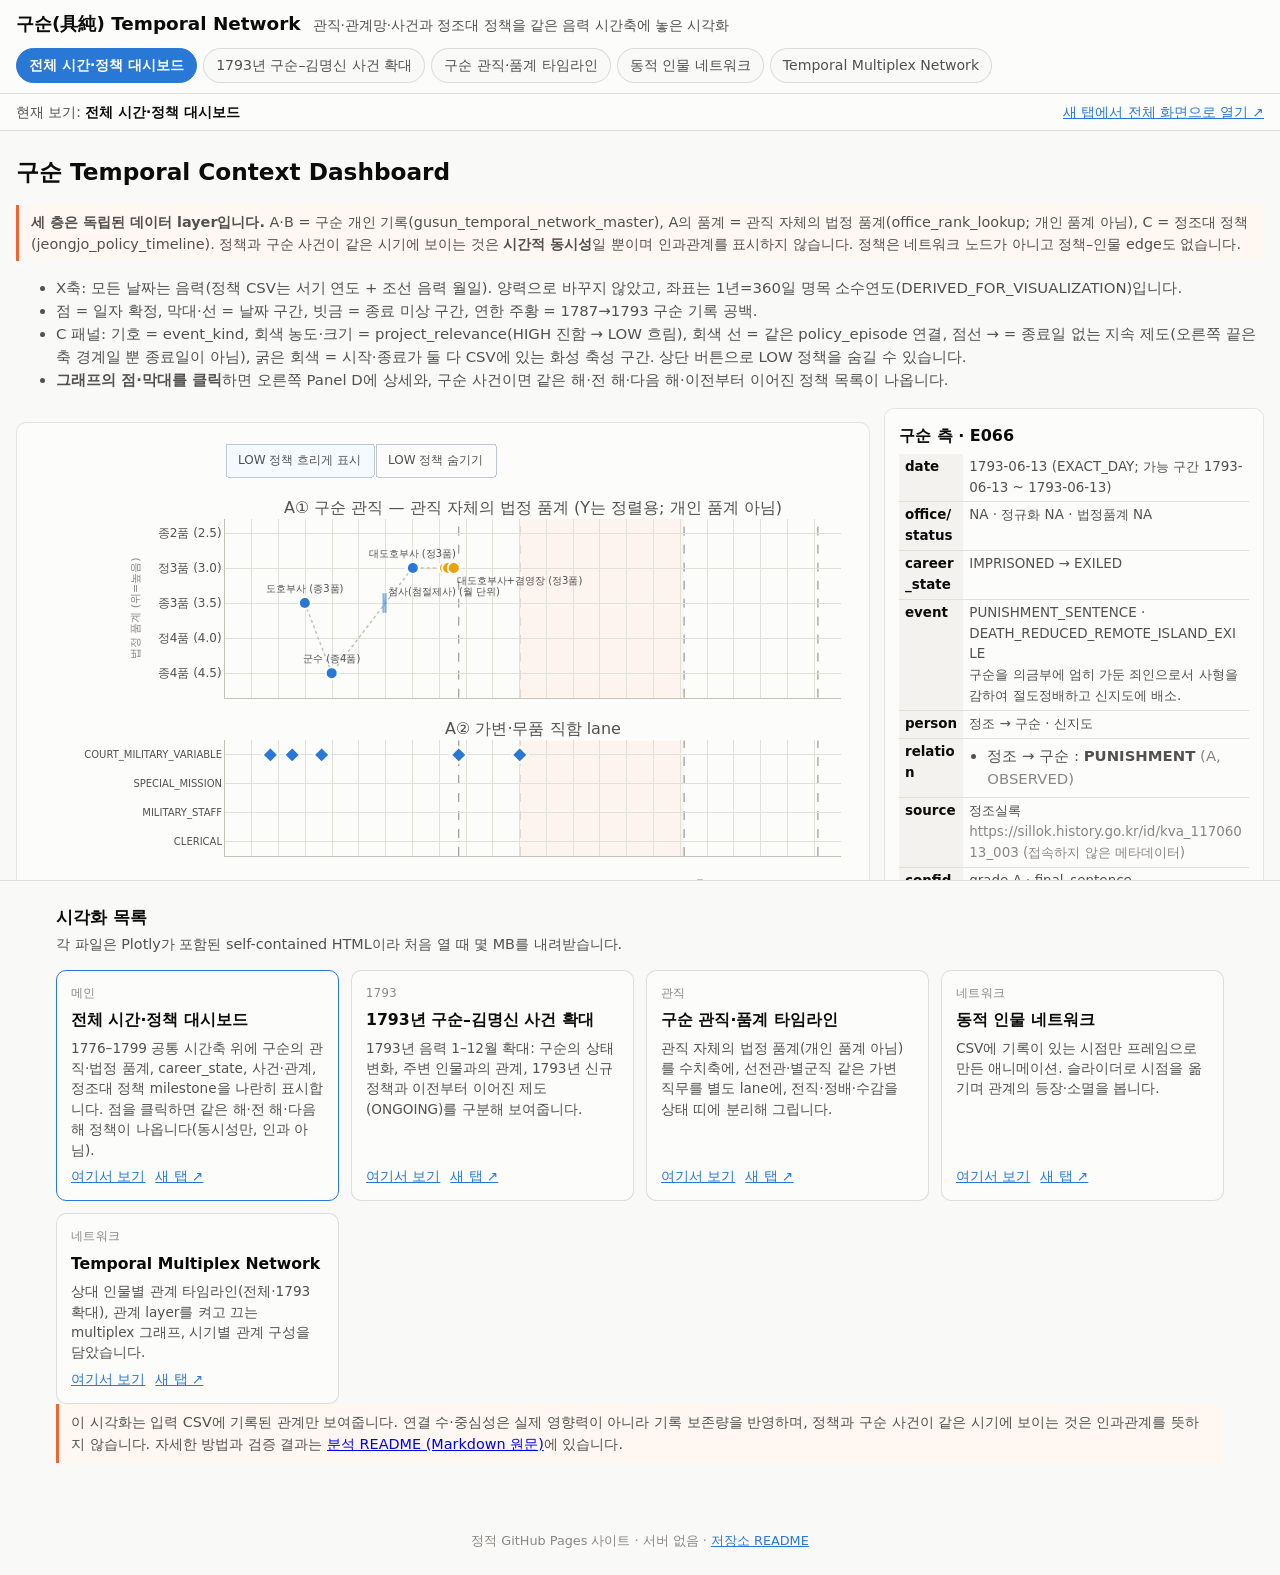
<file: index.html>
<!doctype html>
<html lang="ko">
<head>
  <meta charset="utf-8">
  <meta name="viewport" content="width=device-width, initial-scale=1">
  <title>구순 Temporal Network</title>
  <meta name="description" content="조선 후기 무관 구순(具純)의 관직·관계망·사건과 정조대 정책을 같은 시간축에 놓은 정적 시각화 모음">
  <link rel="stylesheet" href="./style.css">
</head>
<body>
  <header class="site-header">
    <div class="brand">
      <h1>구순(具純) Temporal Network</h1>
      <p>관직·관계망·사건과 정조대 정책을 같은 음력 시간축에 놓은 시각화</p>
    </div>
    <!-- JS가 없어도 각 링크는 iframe(name="viz")에서 열린다 -->
    <nav class="viz-nav" aria-label="시각화 선택">
      <a href="./output/gusun_temporal_context_dashboard.html" target="viz" data-key="dashboard" aria-current="page">전체 시간·정책 대시보드</a>
      <a href="./output/gusun_1793_context_zoom.html" target="viz" data-key="zoom1793">1793년 구순–김명신 사건 확대</a>
      <a href="./output/gusun_temporal_career_with_rank.html" target="viz" data-key="career">구순 관직·품계 타임라인</a>
      <a href="./output/gusun_dynamic_network.html" target="viz" data-key="dynamic">동적 인물 네트워크</a>
      <a href="./output/gusun_temporal_multiplex_network.html" target="viz" data-key="multiplex">Temporal Multiplex Network</a>
    </nav>
  </header>

  <div class="viewer-bar">
    <span>현재 보기: <strong id="current-title">전체 시간·정책 대시보드</strong></span>
    <a id="open-new" href="./output/gusun_temporal_context_dashboard.html" target="_blank" rel="noopener">새 탭에서 전체 화면으로 열기 ↗</a>
  </div>

  <main class="viewer">
    <iframe name="viz" id="viz" title="전체 시간·정책 대시보드"
            src="./output/gusun_temporal_context_dashboard.html" loading="eager"></iframe>
  </main>

  <section class="catalog" aria-labelledby="catalog-title">
    <h2 id="catalog-title">시각화 목록</h2>
    <p>각 파일은 Plotly가 포함된 self-contained HTML이라 처음 열 때 몇 MB를 내려받습니다.</p>
    <ul class="cards">
      <li class="card primary">
        <span class="tag">메인</span>
        <h3>전체 시간·정책 대시보드</h3>
        <p>1776–1799 공통 시간축 위에 구순의 관직·법정 품계, career_state, 사건·관계, 정조대 정책 milestone을 나란히 표시합니다. 점을 클릭하면 같은 해·전 해·다음 해 정책이 나옵니다(동시성만, 인과 아님).</p>
        <div class="actions">
          <a href="./output/gusun_temporal_context_dashboard.html" target="viz" data-key="dashboard">여기서 보기</a>
          <a href="./output/gusun_temporal_context_dashboard.html" target="_blank" rel="noopener">새 탭 ↗</a>
        </div>
      </li>
      <li class="card">
        <span class="tag">1793</span>
        <h3>1793년 구순–김명신 사건 확대</h3>
        <p>1793년 음력 1–12월 확대: 구순의 상태 변화, 주변 인물과의 관계, 1793년 신규 정책과 이전부터 이어진 제도(ONGOING)를 구분해 보여줍니다.</p>
        <div class="actions">
          <a href="./output/gusun_1793_context_zoom.html" target="viz" data-key="zoom1793">여기서 보기</a>
          <a href="./output/gusun_1793_context_zoom.html" target="_blank" rel="noopener">새 탭 ↗</a>
        </div>
      </li>
      <li class="card">
        <span class="tag">관직</span>
        <h3>구순 관직·품계 타임라인</h3>
        <p>관직 자체의 법정 품계(개인 품계 아님)를 수치축에, 선전관·별군직 같은 가변 직무를 별도 lane에, 전직·정배·수감을 상태 띠에 분리해 그립니다.</p>
        <div class="actions">
          <a href="./output/gusun_temporal_career_with_rank.html" target="viz" data-key="career">여기서 보기</a>
          <a href="./output/gusun_temporal_career_with_rank.html" target="_blank" rel="noopener">새 탭 ↗</a>
        </div>
      </li>
      <li class="card">
        <span class="tag">네트워크</span>
        <h3>동적 인물 네트워크</h3>
        <p>CSV에 기록이 있는 시점만 프레임으로 만든 애니메이션. 슬라이더로 시점을 옮기며 관계의 등장·소멸을 봅니다.</p>
        <div class="actions">
          <a href="./output/gusun_dynamic_network.html" target="viz" data-key="dynamic">여기서 보기</a>
          <a href="./output/gusun_dynamic_network.html" target="_blank" rel="noopener">새 탭 ↗</a>
        </div>
      </li>
      <li class="card">
        <span class="tag">네트워크</span>
        <h3>Temporal Multiplex Network</h3>
        <p>상대 인물별 관계 타임라인(전체·1793 확대), 관계 layer를 켜고 끄는 multiplex 그래프, 시기별 관계 구성을 담았습니다.</p>
        <div class="actions">
          <a href="./output/gusun_temporal_multiplex_network.html" target="viz" data-key="multiplex">여기서 보기</a>
          <a href="./output/gusun_temporal_multiplex_network.html" target="_blank" rel="noopener">새 탭 ↗</a>
        </div>
      </li>
    </ul>
    <p class="note">이 시각화는 입력 CSV에 기록된 관계만 보여줍니다. 연결 수·중심성은 실제 영향력이 아니라 기록 보존량을 반영하며, 정책과 구순 사건이 같은 시기에 보이는 것은 인과관계를 뜻하지 않습니다.
      자세한 방법과 검증 결과는 <a href="./output/gusun_temporal_network_README.md">분석 README (Markdown 원문)</a>에 있습니다.</p>
  </section>

  <footer class="site-footer">
    정적 GitHub Pages 사이트 · 서버 없음 · <a href="./README.md">저장소 README</a>
  </footer>

  <script>
    // 선택 표시와 '새 탭' 링크 갱신, #해시로 특정 시각화 바로 열기 (JS 없이도 링크는 동작)
    (function () {
      var frame = document.getElementById('viz');
      var title = document.getElementById('current-title');
      var openNew = document.getElementById('open-new');
      var navLinks = document.querySelectorAll('.viz-nav a');
      var byKey = {};
      navLinks.forEach(function (a) { byKey[a.dataset.key] = a; });

      function select(key, updateFrame) {
        var a = byKey[key];
        if (!a) return;
        navLinks.forEach(function (n) { n.removeAttribute('aria-current'); });
        a.setAttribute('aria-current', 'page');
        title.textContent = a.textContent;
        frame.title = a.textContent;
        openNew.href = a.getAttribute('href');
        if (updateFrame) frame.src = a.getAttribute('href');
      }

      document.querySelectorAll('a[target="viz"]').forEach(function (a) {
        a.addEventListener('click', function () {
          select(a.dataset.key, false);
          if (history.replaceState) history.replaceState(null, '', '#' + a.dataset.key);
          if (a.closest('.catalog')) frame.scrollIntoView({ behavior: 'smooth', block: 'start' });
        });
      });

      function fromHash() {
        var key = (location.hash || '').slice(1);
        if (key && byKey[key] && frame.getAttribute('src') !== byKey[key].getAttribute('href')) select(key, true);
      }
      window.addEventListener('hashchange', fromHash);
      fromHash();
    })();
  </script>
</body>
</html>
</file>
<file: style.css>
/* 구순 temporal network — 랜딩 페이지 스타일 (output/*.html 내부 스타일과 무관) */
:root {
  color-scheme: light;
  --page: #f9f9f7;
  --surface: #fcfcfb;
  --ink: #0b0b0b;
  --ink2: #52514e;
  --muted: #898781;
  --line: rgba(11, 11, 11, 0.12);
  --accent: #2a78d6;
  --accent-ink: #ffffff;
  --note: #fff7f2;
  --note-line: #eb6834;
  --header-h: 0px;
}
@media (prefers-color-scheme: dark) {
  :root:not([data-theme="light"]) {
    color-scheme: dark;
    --page: #0d0d0d;
    --surface: #1a1a19;
    --ink: #ffffff;
    --ink2: #c3c2b7;
    --muted: #898781;
    --line: rgba(255, 255, 255, 0.12);
    --accent: #3987e5;
    --note: #2a201b;
    --note-line: #d95926;
  }
}

* { box-sizing: border-box; }
html, body { margin: 0; height: 100%; }
body {
  background: var(--page);
  color: var(--ink);
  font-family: system-ui, -apple-system, "Segoe UI", "Apple SD Gothic Neo", "Noto Sans KR", sans-serif;
  line-height: 1.5;
}

/* ── 상단 헤더 + 내비게이션 ── */
.site-header {
  background: var(--surface);
  border-bottom: 1px solid var(--line);
  padding: 10px 16px 0;
}
.brand { display: flex; flex-wrap: wrap; align-items: baseline; gap: 4px 12px; }
.brand h1 { font-size: 1.15rem; margin: 0; }
.brand p { margin: 0; font-size: 0.85rem; color: var(--ink2); }

.viz-nav {
  display: flex;
  gap: 6px;
  overflow-x: auto;
  padding: 10px 0;
  scrollbar-width: thin;
}
.viz-nav a {
  flex: 0 0 auto;
  text-decoration: none;
  color: var(--ink2);
  border: 1px solid var(--line);
  background: var(--page);
  border-radius: 999px;
  padding: 6px 12px;
  font-size: 0.88rem;
  white-space: nowrap;
}
.viz-nav a:hover { color: var(--ink); border-color: var(--ink2); }
.viz-nav a[aria-current="page"] {
  background: var(--accent);
  border-color: var(--accent);
  color: var(--accent-ink);
  font-weight: 600;
}

/* ── 현재 보기 바 ── */
.viewer-bar {
  display: flex;
  flex-wrap: wrap;
  align-items: center;
  justify-content: space-between;
  gap: 4px 12px;
  padding: 8px 16px;
  font-size: 0.85rem;
  color: var(--ink2);
  border-bottom: 1px solid var(--line);
  background: var(--surface);
}
.viewer-bar strong { color: var(--ink); }
.viewer-bar a { color: var(--accent); }

/* ── iframe ── */
.viewer { display: block; }
.viewer iframe {
  display: block;
  width: 100%;
  height: calc(100vh - 150px);
  min-height: 520px;
  border: 0;
  border-bottom: 1px solid var(--line);
  background: #fcfcfb;
}

/* ── 카드 목록 ── */
.catalog { padding: 24px 16px 40px; max-width: 1200px; width: 100%; margin: 0 auto; }
.catalog h2 { font-size: 1.05rem; margin: 0 0 4px; }
.catalog > p { margin: 0 0 14px; color: var(--ink2); font-size: 0.9rem; }
.cards {
  display: grid;
  grid-template-columns: repeat(auto-fill, minmax(240px, 1fr));
  gap: 12px;
  padding: 0;
  margin: 0;
  list-style: none;
}
.card {
  background: var(--surface);
  border: 1px solid var(--line);
  border-radius: 10px;
  padding: 14px;
  display: flex;
  flex-direction: column;
  gap: 6px;
}
.card h3 { font-size: 0.98rem; margin: 0; }
.card p { margin: 0; font-size: 0.85rem; color: var(--ink2); flex: 1 1 auto; }
.card .actions { display: flex; flex-wrap: wrap; gap: 10px; font-size: 0.85rem; }
.card .actions a { color: var(--accent); }
.card.primary { border-color: var(--accent); }
.tag { font-size: 0.72rem; color: var(--muted); text-transform: uppercase; letter-spacing: 0.04em; }

.note {
  margin: 18px 0 0;
  border-left: 3px solid var(--note-line);
  background: var(--note);
  padding: 8px 12px;
  font-size: 0.85rem;
  color: var(--ink2);
}
.site-footer { padding: 14px 16px 24px; font-size: 0.8rem; color: var(--muted); text-align: center; }
.site-footer a { color: var(--accent); }

@media (max-width: 640px) {
  .brand p { display: none; }
  .viewer iframe { height: calc(100vh - 130px); min-height: 480px; }
}
</file>
